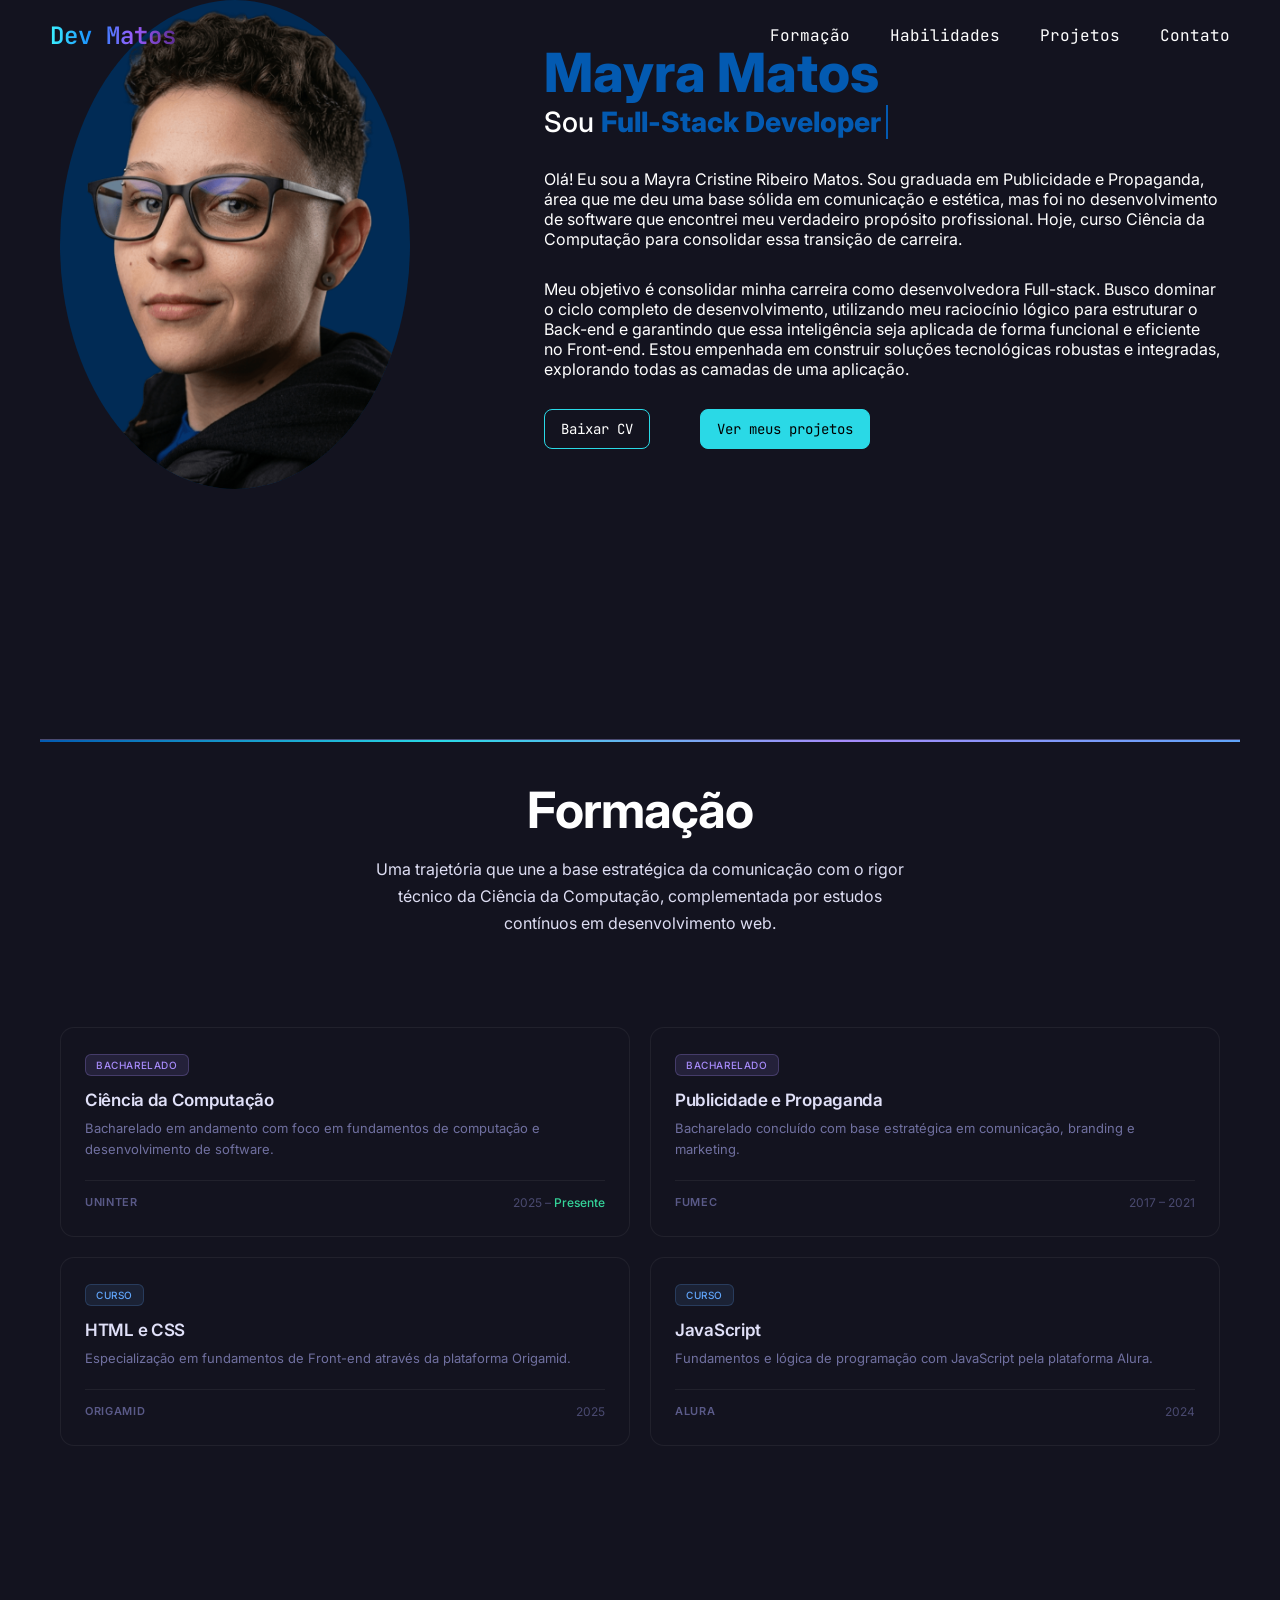
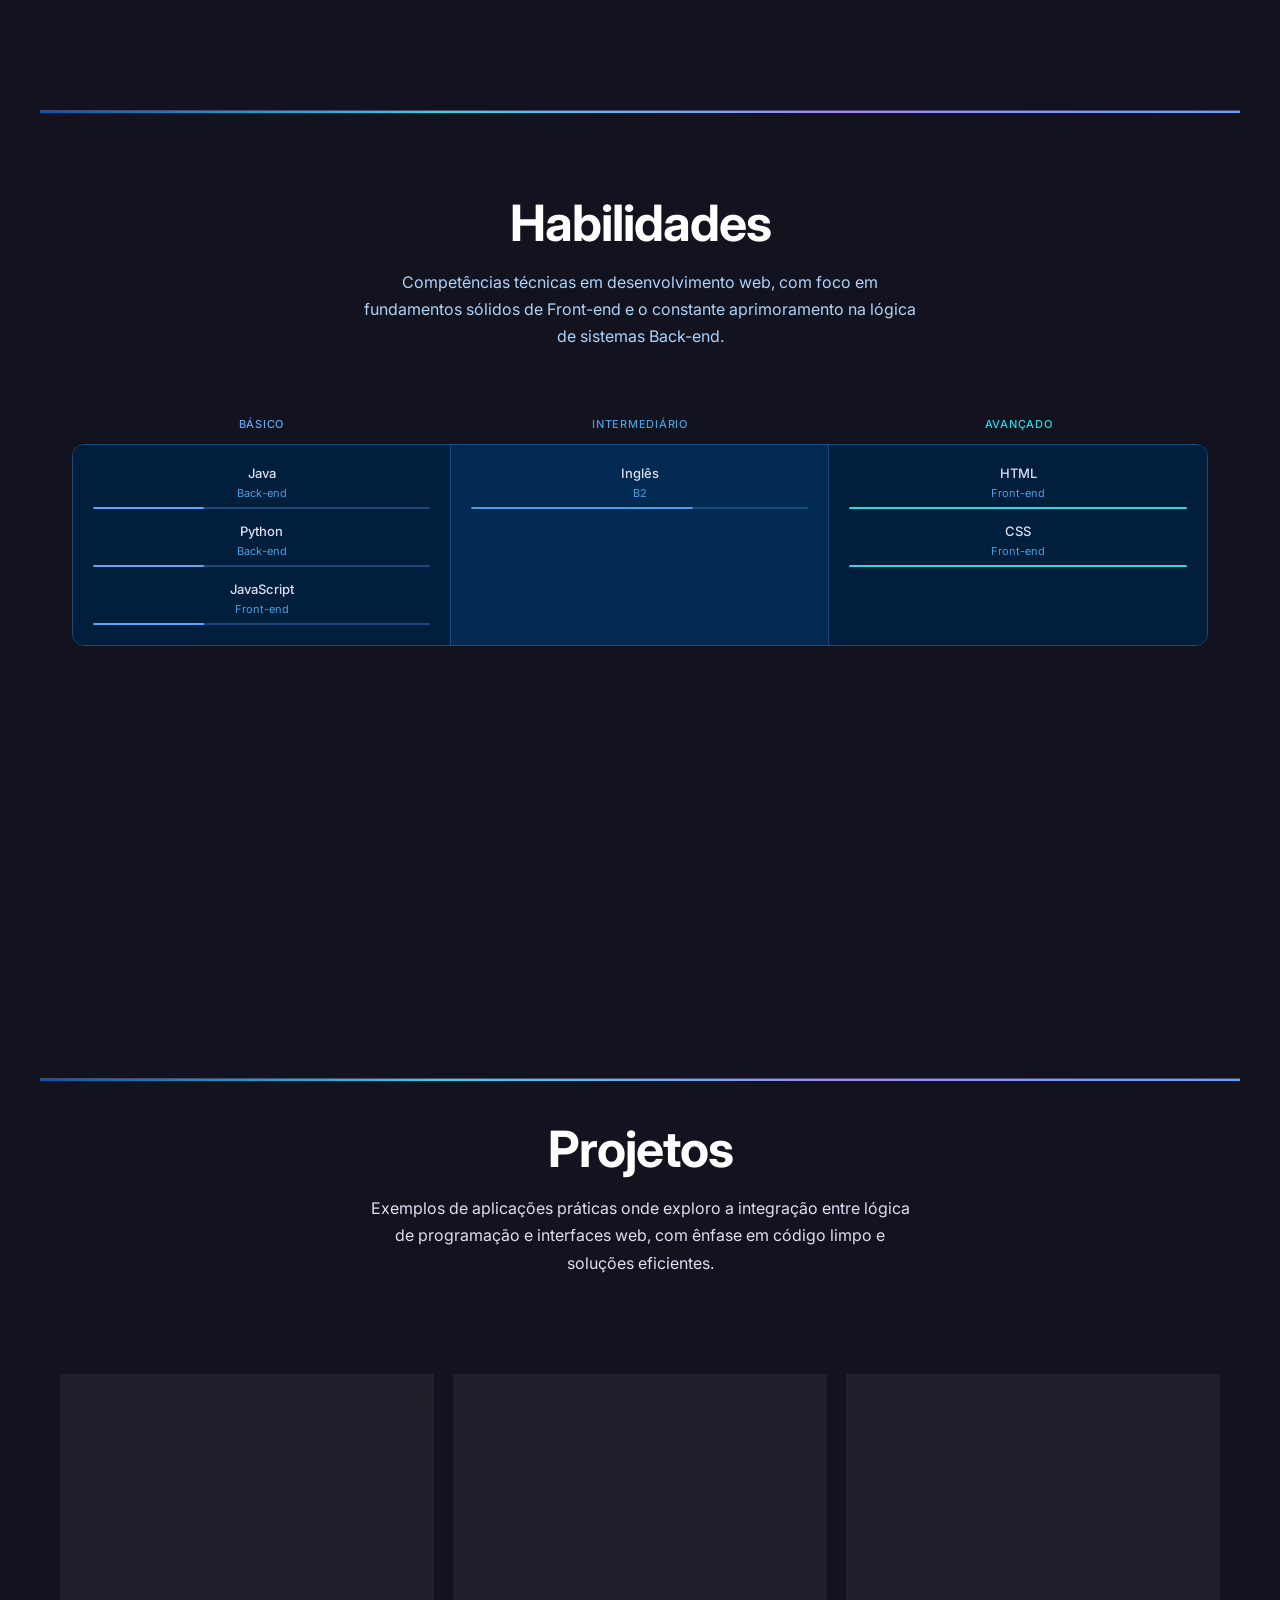
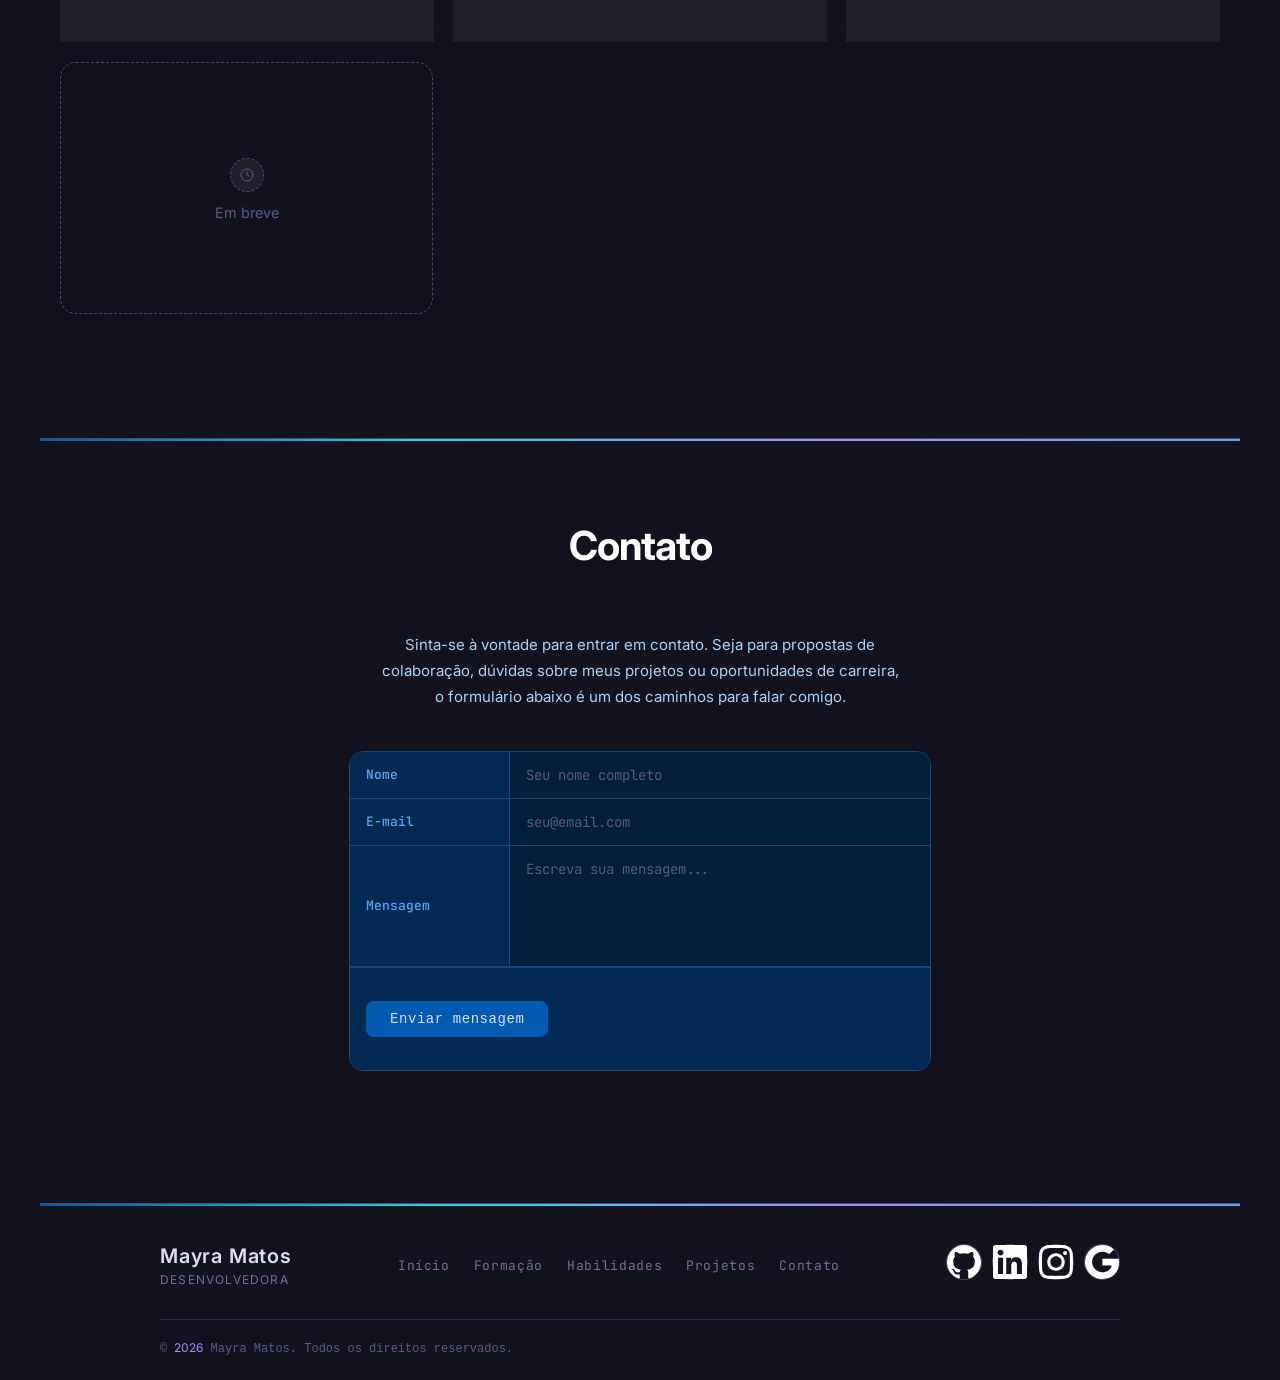
<file: index.html>
<!DOCTYPE html>
<html lang="pt-br">
<head>
    <meta charset="UTF-8">
    <meta name="viewport" content="width=device-width, initial-scale=1.0"> 
    <link rel="stylesheet" href="style.css">
    <link rel="preconnect" href="https://fonts.googleapis.com">
    <link rel="preconnect" href="https://fonts.gstatic.com" crossorigin>
    <link href="https://fonts.googleapis.com/css2?family=Inter:ital,opsz,wght@0,14..32,100..900;1,14..32,100..900&family=JetBrains+Mono:ital,wght@0,100..800;1,100..800&display=swap" rel="stylesheet">
    <title>Mayra Matos</title>
</head>
<body>
    <header>
    <nav class="menu-container">
        <div class="logo-menu">
            <a href="#intro">Dev Matos</a>
        </div>

        <ul class="menu">
            <li><a href="#formacao">Formação</a></li>
            <li><a href="#habilidades">Habilidades</a></li>
            <li><a href="#projetos">Projetos</a></li>
            <li><a href="#contato">Contato</a></li>
        </ul>
    </nav>
</header>
    <main class="intro-bg container" id="intro">
        <div class="intro">
            <div>
                <img src="img/may-bg.png" alt="Foto sorrindo" width="350">
            </div>
            <div class="info">
                <h1>Mayra Matos</h1>
                <h2>Sou <span class="detalhe">Full-Stack Developer</span></h2>
                <p>Olá! Eu sou a Mayra Cristine Ribeiro Matos. Sou graduada em Publicidade e Propaganda, <br> área que me deu uma base sólida em comunicação e estética, mas foi no desenvolvimento <br> de software que encontrei meu verdadeiro propósito profissional. Hoje, curso Ciência da <br> Computação para consolidar essa transição de carreira.</p>
                <p>Meu objetivo é consolidar minha carreira como desenvolvedora Full-stack. Busco dominar <br> o ciclo completo de desenvolvimento, utilizando meu raciocínio lógico para estruturar o <br> Back-end e garantindo que essa inteligência seja aplicada de forma funcional e eficiente <br> no Front-end. Estou empenhada em construir soluções tecnológicas robustas e integradas, <br> explorando todas as camadas de uma aplicação.</p>
                <div class="btn-sobre">
                    <a href="file:///C:/Users/909157/Downloads/Profile.pdf" download="">Baixar CV</a>
                    <a class="btn-projeto" href="#projetos">Ver meus projetos</a>
                </div>
            </div>
        </div>
    </main>
    <section id="formacao" class="formacao-bg container">
        <div class="formacao-info">
            <h2>Formação</h2>
            <p>Uma trajetória que une a base estratégica da comunicação com o rigor técnico da Ciência da Computação, complementada por estudos contínuos em desenvolvimento web.</p>
        </div>
        <div class="formacao-container">
            <div class="formacao-item">
            <span class="formacao-curso bacharelado">Bacharelado</span>
            <h3>Ciência da Computação</h3>
            <p>Bacharelado em andamento com foco em fundamentos de computação e desenvolvimento de software.</p>
            <div class="formacao-rodape">
                <span class="instituicao">Uninter</span>
                <span class="periodo">2025 – <em>Presente</em></span>
            </div>
            </div>
            <div class="formacao-item">
            <span class="formacao-curso bacharelado">Bacharelado</span>
            <h3>Publicidade e Propaganda</h3>
            <p>Bacharelado concluído com base estratégica em comunicação, branding e marketing.</p>
            <div class="formacao-rodape">
                <span class="instituicao">FUMEC</span>
                <span class="periodo">2017 – 2021</span>
            </div>
            </div>
            <div class="formacao-item">
            <span class="formacao-curso curso">Curso</span>
            <h3>HTML e CSS</h3>
            <p>Especialização em fundamentos de Front-end através da plataforma Origamid.</p>
            <div class="formacao-rodape">
                <span class="instituicao">Origamid</span>
                <span class="periodo">2025</span>
            </div>
        </div>
            <div class="formacao-item">
                <span class="formacao-curso curso">Curso</span>
                <h3>JavaScript</h3>
                <p>Fundamentos e lógica de programação com JavaScript pela plataforma Alura.</p>
                <div class="formacao-rodape">
                    <span class="instituicao">Alura</span>
                    <span class="periodo">2024</span>
                </div>
            </div>
        </div>
    </section>
    <section id="habilidades" class="habilidades-bg container">
        <h2>Habilidades</h2>
        <p class="descricao">Competências técnicas em desenvolvimento web, com foco em fundamentos sólidos de Front-end e o constante aprimoramento na lógica de sistemas Back-end.</p>

        <div class="cabecalho-niveis">
            <div class="nivel"><span class="nivel-titulo b">Básico</span></div>
            <div class="nivel"><span class="nivel-titulo i">Intermediário</span></div>
            <div class="nivel"><span class="nivel-titulo a">Avançado</span></div>
        </div>

        <div class="grade-habilidades">
            <div class="coluna basico">
            <div class="habilidade">
                <span class="nome">Java</span>
                <span class="categoria">Back-end</span>
                <div class="barra-fundo"><div class="barra barra-1"></div></div>
            </div>
            <div class="habilidade">
                <span class="nome">Python</span>
                <span class="categoria">Back-end</span>
                <div class="barra-fundo"><div class="barra barra-1"></div></div>
            </div>
            <div class="habilidade">
                <span class="nome">JavaScript</span>
                <span class="categoria">Front-end</span>
                <div class="barra-fundo"><div class="barra barra-1"></div></div>
            </div>
            </div>

            <div class="coluna intermediario">
            <div class="habilidade">
                <span class="nome">Inglês</span>
                <span class="categoria">B2</span>
                <div class="barra-fundo"><div class="barra barra-2"></div></div>
            </div>
            </div>

            <div class="coluna avancado">
            <div class="habilidade">
                <span class="nome">HTML</span>
                <span class="categoria">Front-end</span>
                <div class="barra-fundo"><div class="barra barra-3"></div></div>
            </div>
            <div class="habilidade">
                <span class="nome">CSS</span>
                <span class="categoria">Front-end</span>
                <div class="barra-fundo"><div class="barra barra-3"></div></div>
            </div>
            </div>
        </div>
     </section>
     <section id="projetos" class="projetos container">
        <div class="projetos-container">
        <h2>Projetos</h2>
        <p>Exemplos de aplicações práticas onde exploro a integração entre lógica de programação e interfaces web, com ênfase em código limpo e soluções eficientes.</p>
        </div>
        <div class="projetos-grid">
            <div class="projetos-cards">
            <span class="card-num">01</span>
            <h3>Bikcraft — Origamid</h3>
            <p>Site de bicicletas artesanais com design responsivo, páginas de produto e formulário de cotação.</p>
            <div class="tags">
                <span class="tag tag-html">HTML</span>
                <span class="tag tag-css">CSS</span>
            </div>
            <div class="card-links">
                <a class="btn btn-github" href="https://github.com/mayramatos/bikcraft" target="_blank">
                <svg class="ico" viewBox="0 0 24 24" fill="none" stroke="currentColor" stroke-width="2" stroke-linecap="round" stroke-linejoin="round"><path d="M9 19c-5 1.5-5-2.5-7-3m14 6v-3.87a3.37 3.37 0 0 0-.94-2.61c3.14-.35 6.44-1.54 6.44-7A5.44 5.44 0 0 0 20 4.77 5.07 5.07 0 0 0 19.91 1S18.73.65 16 2.48a13.38 13.38 0 0 0-7 0C6.27.65 5.09 1 5.09 1A5.07 5.07 0 0 0 5 4.77a5.44 5.44 0 0 0-1.5 3.78c0 5.42 3.3 6.61 6.44 7A3.37 3.37 0 0 0 9 18.13V22"/></svg>
                    GitHub </a>
                <a class="btn btn-site" href="https://bikcraft-bice-psi.vercel.app" target="_blank">
                    Ver site</a>
            </div>
            </div>
            <div class="projetos-cards">
            <span class="card-num">02</span>
            <h3>Decodificador de texto — Alura</h3>
            <p>Criptografa e decriptografa mensagens com substituição de vogais, com interface limpa e feedback visual.</p>
            <div class="tags">
                <span class="tag tag-html">HTML</span>
                <span class="tag tag-css">CSS</span>
                <span class="tag tag-js">JS</span>
            </div>
            <div class="card-links">
                <a class="btn btn-github" href="https://github.com/mayramatos/decodificador-de-texto-alura" target="_blank">
                <svg class="ico" viewBox="0 0 24 24" fill="none" stroke="currentColor" stroke-width="2" stroke-linecap="round" stroke-linejoin="round"><path d="M9 19c-5 1.5-5-2.5-7-3m14 6v-3.87a3.37 3.37 0 0 0-.94-2.61c3.14-.35 6.44-1.54 6.44-7A5.44 5.44 0 0 0 20 4.77 5.07 5.07 0 0 0 19.91 1S18.73.65 16 2.48a13.38 13.38 0 0 0-7 0C6.27.65 5.09 1 5.09 1A5.07 5.07 0 0 0 5 4.77a5.44 5.44 0 0 0-1.5 3.78c0 5.42 3.3 6.61 6.44 7A3.37 3.37 0 0 0 9 18.13V22"/></svg>
                    GitHub</a>
                <a class="btn btn-site" href="https://decodificador-de-texto-mayra.vercel.app" target="_blank">
                    Ver site</a>
            </div>
            </div>
            <div class="projetos-cards">
            <span class="card-num">03</span>
            <h3>Número secreto — Alura</h3>
            <p>Jogo de adivinhação interativo com dicas de maior/menor e contador de tentativas.</p>
            <div class="tags">
                <span class="tag tag-html">HTML</span>
                <span class="tag tag-css">CSS</span>
                <span class="tag tag-js">JS</span>
            </div>
            <div class="card-links">
                <a class="btn btn-github" href="https://github.com/mayramatos/jogo-numero-secreto" target="_blank">
                <svg class="ico" viewBox="0 0 24 24" fill="none" stroke="currentColor" stroke-width="2" stroke-linecap="round" stroke-linejoin="round"><path d="M9 19c-5 1.5-5-2.5-7-3m14 6v-3.87a3.37 3.37 0 0 0-.94-2.61c3.14-.35 6.44-1.54 6.44-7A5.44 5.44 0 0 0 20 4.77 5.07 5.07 0 0 0 19.91 1S18.73.65 16 2.48a13.38 13.38 0 0 0-7 0C6.27.65 5.09 1 5.09 1A5.07 5.07 0 0 0 5 4.77a5.44 5.44 0 0 0-1.5 3.78c0 5.42 3.3 6.61 6.44 7A3.37 3.37 0 0 0 9 18.13V22"/></svg>
                    GitHub</a>
                <a class="btn btn-site" href="https://jogo-numero-secreto-mayra.vercel.app" target="_blank">
                    Ver site</a>
            </div>
        </div>
            <div class="projetos-cards em-breve">
            <div class="breve-detalhe">
                <svg viewBox="0 0 24 24" fill="none" stroke-width="1.5" stroke-linecap="round" stroke-linejoin="round"><circle cx="12" cy="12" r="9"/><polyline points="12 7 12 12 15.5 14"/></svg>
            </div>
            <h3>Em breve</h3>
            </div>
            <div class="projetos-cards em-breve">
            <div class="breve-detalhe">
                <svg viewBox="0 0 24 24" fill="none" stroke-width="1.5" stroke-linecap="round" stroke-linejoin="round"><circle cx="12" cy="12" r="9"/><polyline points="12 7 12 12 15.5 14"/></svg>
            </div>
            <h3>Em breve</h3>
            </div>
            <div class="projetos-cards em-breve">
            <div class="breve-detalhe">
                    <svg viewBox="0 0 24 24" fill="none" stroke-width="1.5" stroke-linecap="round" stroke-linejoin="round"><circle cx="12" cy="12" r="9"/><polyline points="12 7 12 12 15.5 14"/></svg>
            </div>
            <h3>Em breve</h3>
            </div>
        </div>
    </section>
    <section id="contato" class="contato-bg container">
        <div class="contato-container">
            <h2>Contato</h2>
            <p class="descricao">Sinta-se à vontade para entrar em contato. Seja para propostas de colaboração, dúvidas sobre meus projetos ou oportunidades de carreira, o formulário abaixo é um dos caminhos para falar comigo.</p>
        </div>
        <form action="#" method="post" class="form">
            <div class="grade-contato formulario-bg">
            <label for="nome">Nome</label>
            <input type="text" id="nome" name="nome" placeholder="Seu nome completo" required>
            </div>
            <div class="grade-contato formulario-bg">
            <label for="email">E-mail</label>
            <input type="email" id="email" name="email" placeholder="seu@email.com" required>
            </div>
            <div class="grade-contato formulario-bg">
            <label for="mensagem">Mensagem</label>
            <textarea name="mensagem" id="mensagem" rows="5" placeholder="Escreva sua mensagem..." required></textarea>
            </div>
            <div class="form-rodape">
            <button type="submit" class="btn btn-enviar">Enviar mensagem</button>
            <p id="form-feedback" class="form-feedback"></p>
            </div>
        </form>
    </section>
    <footer class="container">
    <div class="rodape-conteudo">
        <div class="rodape-topo">
            <div class="rodape-marca">
                <div class="nome">Mayra Matos</div>
                <div class="funcao">Desenvolvedora</div>
            </div>
            <nav class="rodape-links">
                <a href="#intro">Início</a>
                <a href="#formacao">Formação</a>
                <a href="#habilidades">Habilidades</a>
                <a href="#projetos">Projetos</a>
                <a href="#contato">Contato</a>
            </nav>
            <div class="rodape-sociais">
                <a href="https://github.com/mayramatos" class="icone-social" aria-label="GitHub"><img src="img/Github.svg"></a>
                <a href="https://www.linkedin.com/in/mayra-matos/" class="icone-social" aria-label="LinkedIn"><img src="img/LinkedIn.svg"></a>
                <a href="https://www.instagram.com/maahmts" class="icone-social" aria-label="Instagram"><img src="img/Instagram.svg"></a>
                <a href="mailto:mayrarmatos@gmail.com" class="icone-social" aria-label="Email"><img src="img/Google.svg"></a>
            </div>
        </div>
        <div class="rodape-divisor"></div>
        <div class="rodape-base">
            <p class="direitos-autorais">&copy; <span>2026</span> Mayra Matos. Todos os direitos reservados.</p>
        </div>
    </div>
</footer>
</body>
<script src="script.js"></script>
</html>
</file>
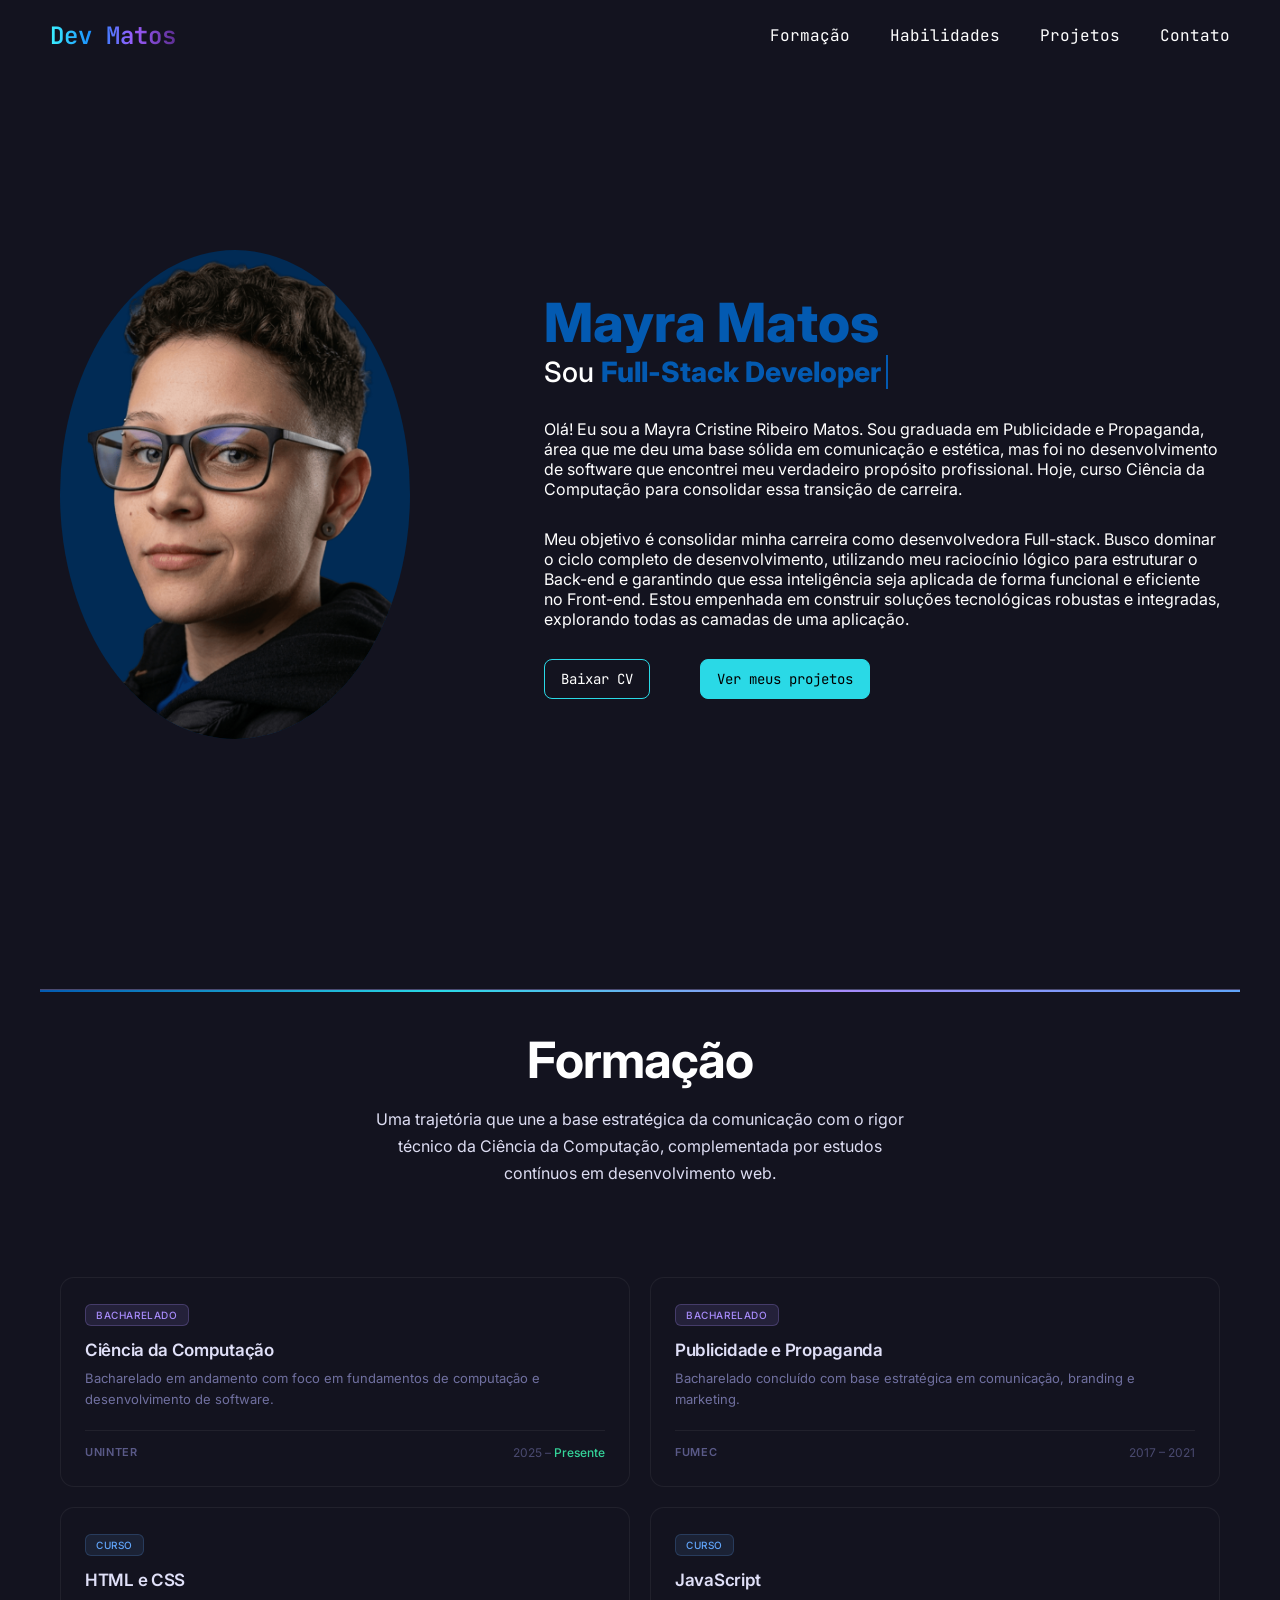
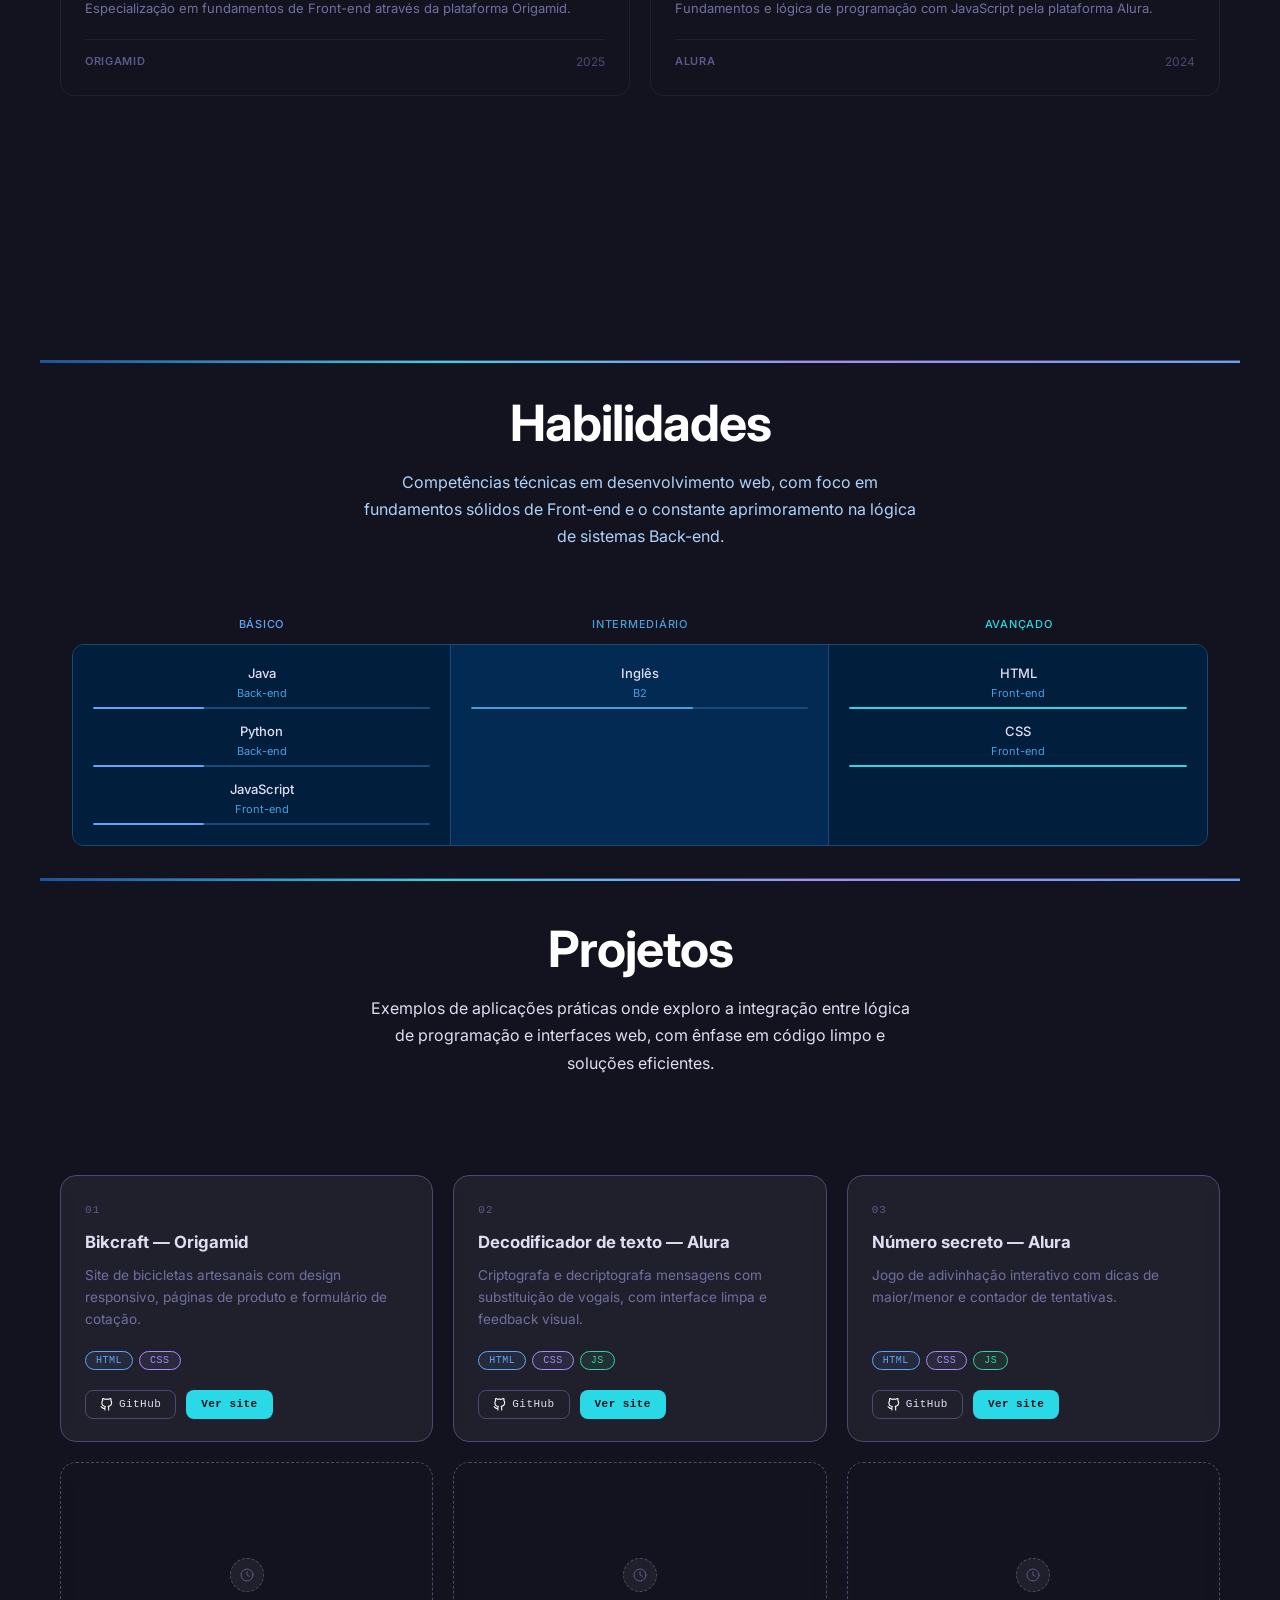
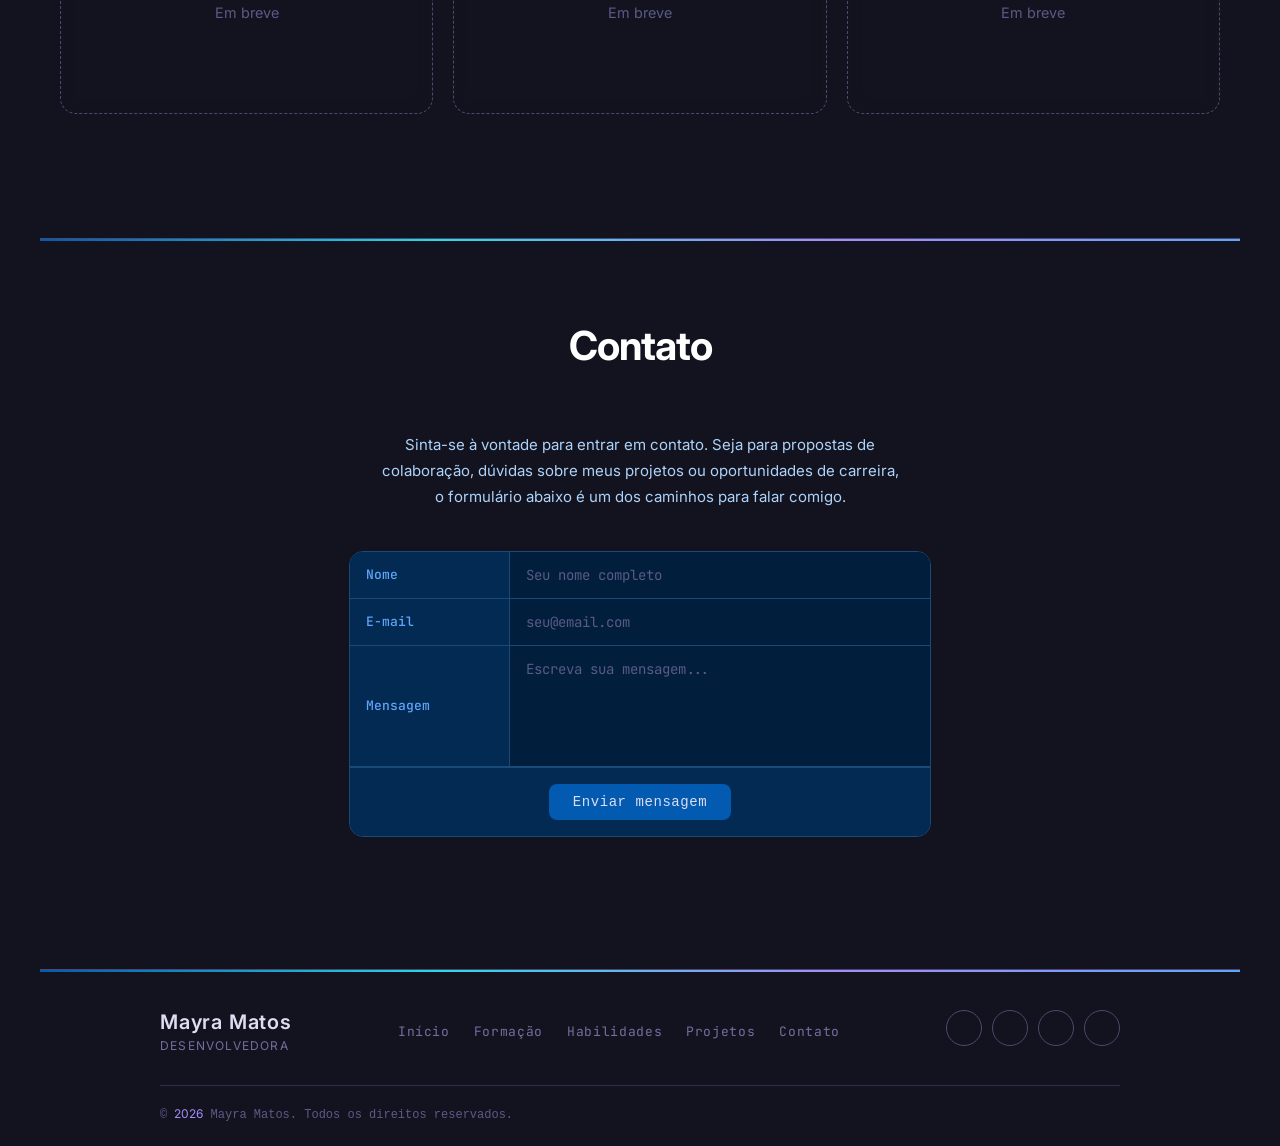
<file: portfolio/index.html>
<!DOCTYPE html>
<html lang="pt-br">
<head>
    <meta charset="UTF-8">
    <meta name="viewport" content="width=device-width, initial-scale=1.0"> 
    <link rel="stylesheet" href="style.css">
    <link rel="preconnect" href="https://fonts.googleapis.com">
    <link rel="preconnect" href="https://fonts.gstatic.com" crossorigin>
    <link href="https://fonts.googleapis.com/css2?family=Inter:ital,opsz,wght@0,14..32,100..900;1,14..32,100..900&family=JetBrains+Mono:ital,wght@0,100..800;1,100..800&display=swap" rel="stylesheet">
    <title>Mayra Matos</title>
</head>
<body>
    <header>
        <nav class="menu-container">
            <div class="logo-menu">
                <a href="#intro">Dev Matos</a>
            </div>
            <ul class="menu">
                <li><a href="#formacao">Formação</a></li>
                <li><a href="#habilidades">Habilidades</a></li>
                <li><a href="#projetos">Projetos</a></li>
                <li><a href="#contato">Contato</a></li>
            </ul>
        </nav>
    </header>
    <main class="intro-bg container" id="intro">
        <div class="intro">
            <div>
                <img src="img/may-bg.png" alt="Foto sorrindo" width="350">
            </div>
            <div class="info">
                <h1>Mayra Matos</h1>
                <h2>Sou <span class="detalhe">Full-Stack Developer</span></h2>
                <p>Olá! Eu sou a Mayra Cristine Ribeiro Matos. Sou graduada em Publicidade e Propaganda, <br> área que me deu uma base sólida em comunicação e estética, mas foi no desenvolvimento <br> de software que encontrei meu verdadeiro propósito profissional. Hoje, curso Ciência da <br> Computação para consolidar essa transição de carreira.</p>
                <p>Meu objetivo é consolidar minha carreira como desenvolvedora Full-stack. Busco dominar <br> o ciclo completo de desenvolvimento, utilizando meu raciocínio lógico para estruturar o <br> Back-end e garantindo que essa inteligência seja aplicada de forma funcional e eficiente <br> no Front-end. Estou empenhada em construir soluções tecnológicas robustas e integradas, <br> explorando todas as camadas de uma aplicação.</p>
                <div class="btn-sobre">
                    <a href="file:///C:/Users/909157/Downloads/Profile.pdf" download="">Baixar CV</a>
                    <a class="btn-projeto" href="#projetos">Ver meus projetos</a>
                </div>
            </div>
        </div>
    </main>
    <section id="formacao" class="formacao-bg container">
        <div class="formacao-info">
            <h2>Formação</h2>
            <p>Uma trajetória que une a base estratégica da comunicação com o rigor técnico da Ciência da Computação, complementada por estudos contínuos em desenvolvimento web.</p>
        </div>
        <div class="formacao-container">
            <div class="formacao-item">
            <span class="formacao-curso bacharelado">Bacharelado</span>
            <h3>Ciência da Computação</h3>
            <p>Bacharelado em andamento com foco em fundamentos de computação e desenvolvimento de software.</p>
            <div class="formacao-rodape">
                <span class="instituicao">Uninter</span>
                <span class="periodo">2025 – <em>Presente</em></span>
            </div>
            </div>
            <div class="formacao-item">
            <span class="formacao-curso bacharelado">Bacharelado</span>
            <h3>Publicidade e Propaganda</h3>
            <p>Bacharelado concluído com base estratégica em comunicação, branding e marketing.</p>
            <div class="formacao-rodape">
                <span class="instituicao">FUMEC</span>
                <span class="periodo">2017 – 2021</span>
            </div>
            </div>
            <div class="formacao-item">
            <span class="formacao-curso curso">Curso</span>
            <h3>HTML e CSS</h3>
            <p>Especialização em fundamentos de Front-end através da plataforma Origamid.</p>
            <div class="formacao-rodape">
                <span class="instituicao">Origamid</span>
                <span class="periodo">2025</span>
            </div>
        </div>
            <div class="formacao-item">
                <span class="formacao-curso curso">Curso</span>
                <h3>JavaScript</h3>
                <p>Fundamentos e lógica de programação com JavaScript pela plataforma Alura.</p>
                <div class="formacao-rodape">
                    <span class="instituicao">Alura</span>
                    <span class="periodo">2024</span>
                </div>
            </div>
        </div>
    </section>
    <section id="habilidades" class="habilidades-bg container">
        <h2>Habilidades</h2>
        <p class="descricao">Competências técnicas em desenvolvimento web, com foco em fundamentos sólidos de Front-end e o constante aprimoramento na lógica de sistemas Back-end.</p>

        <div class="cabecalho-niveis">
            <div class="nivel"><span class="nivel-titulo b">Básico</span></div>
            <div class="nivel"><span class="nivel-titulo i">Intermediário</span></div>
            <div class="nivel"><span class="nivel-titulo a">Avançado</span></div>
        </div>

        <div class="grade-habilidades">
            <div class="coluna basico">
            <div class="habilidade">
                <span class="nome">Java</span>
                <span class="categoria">Back-end</span>
                <div class="barra-fundo"><div class="barra barra-1"></div></div>
            </div>
            <div class="habilidade">
                <span class="nome">Python</span>
                <span class="categoria">Back-end</span>
                <div class="barra-fundo"><div class="barra barra-1"></div></div>
            </div>
            <div class="habilidade">
                <span class="nome">JavaScript</span>
                <span class="categoria">Front-end</span>
                <div class="barra-fundo"><div class="barra barra-1"></div></div>
            </div>
            </div>

            <div class="coluna intermediario">
            <div class="habilidade">
                <span class="nome">Inglês</span>
                <span class="categoria">B2</span>
                <div class="barra-fundo"><div class="barra barra-2"></div></div>
            </div>
            </div>

            <div class="coluna avancado">
            <div class="habilidade">
                <span class="nome">HTML</span>
                <span class="categoria">Front-end</span>
                <div class="barra-fundo"><div class="barra barra-3"></div></div>
            </div>
            <div class="habilidade">
                <span class="nome">CSS</span>
                <span class="categoria">Front-end</span>
                <div class="barra-fundo"><div class="barra barra-3"></div></div>
            </div>
            </div>
        </div>
     </section>
     <section id="projetos" class="projetos container">
        <div class="projetos-container">
        <h2>Projetos</h2>
        <p>Exemplos de aplicações práticas onde exploro a integração entre lógica de programação e interfaces web, com ênfase em código limpo e soluções eficientes.</p>
        </div>
        <div class="projetos-grid">
            <div class="projetos-cards">
            <span class="card-num">01</span>
            <h3>Bikcraft — Origamid</h3>
            <p>Site de bicicletas artesanais com design responsivo, páginas de produto e formulário de cotação.</p>
            <div class="tags">
                <span class="tag tag-html">HTML</span>
                <span class="tag tag-css">CSS</span>
            </div>
            <div class="card-links">
                <a class="btn btn-github" href="https://github.com/mayramatos/bikcraft" target="_blank">
                <svg class="ico" viewBox="0 0 24 24" fill="none" stroke="currentColor" stroke-width="2" stroke-linecap="round" stroke-linejoin="round"><path d="M9 19c-5 1.5-5-2.5-7-3m14 6v-3.87a3.37 3.37 0 0 0-.94-2.61c3.14-.35 6.44-1.54 6.44-7A5.44 5.44 0 0 0 20 4.77 5.07 5.07 0 0 0 19.91 1S18.73.65 16 2.48a13.38 13.38 0 0 0-7 0C6.27.65 5.09 1 5.09 1A5.07 5.07 0 0 0 5 4.77a5.44 5.44 0 0 0-1.5 3.78c0 5.42 3.3 6.61 6.44 7A3.37 3.37 0 0 0 9 18.13V22"/></svg>
                    GitHub </a>
                <a class="btn btn-site" href="https://vercel.com/mayra-cristine-ribeiro-matos-projects/bikcraft" target="_blank">
                    Ver site</a>
            </div>
            </div>
            <div class="projetos-cards">
            <span class="card-num">02</span>
            <h3>Decodificador de texto — Alura</h3>
            <p>Criptografa e decriptografa mensagens com substituição de vogais, com interface limpa e feedback visual.</p>
            <div class="tags">
                <span class="tag tag-html">HTML</span>
                <span class="tag tag-css">CSS</span>
                <span class="tag tag-js">JS</span>
            </div>
            <div class="card-links">
                <a class="btn btn-github" href="https://github.com/mayramatos/decodificador-de-texto-alura" target="_blank">
                <svg class="ico" viewBox="0 0 24 24" fill="none" stroke="currentColor" stroke-width="2" stroke-linecap="round" stroke-linejoin="round"><path d="M9 19c-5 1.5-5-2.5-7-3m14 6v-3.87a3.37 3.37 0 0 0-.94-2.61c3.14-.35 6.44-1.54 6.44-7A5.44 5.44 0 0 0 20 4.77 5.07 5.07 0 0 0 19.91 1S18.73.65 16 2.48a13.38 13.38 0 0 0-7 0C6.27.65 5.09 1 5.09 1A5.07 5.07 0 0 0 5 4.77a5.44 5.44 0 0 0-1.5 3.78c0 5.42 3.3 6.61 6.44 7A3.37 3.37 0 0 0 9 18.13V22"/></svg>
                    GitHub</a>
                <a class="btn btn-site" href="https://vercel.com/mayra-cristine-ribeiro-matos-projects/bikcraft" target="_blank">
                    Ver site</a>
            </div>
            </div>
            <div class="projetos-cards">
            <span class="card-num">03</span>
            <h3>Número secreto — Alura</h3>
            <p>Jogo de adivinhação interativo com dicas de maior/menor e contador de tentativas.</p>
            <div class="tags">
                <span class="tag tag-html">HTML</span>
                <span class="tag tag-css">CSS</span>
                <span class="tag tag-js">JS</span>
            </div>
            <div class="card-links">
                <a class="btn btn-github" href="https://github.com/mayramatos/jogo-numero-secreto" target="_blank">
                <svg class="ico" viewBox="0 0 24 24" fill="none" stroke="currentColor" stroke-width="2" stroke-linecap="round" stroke-linejoin="round"><path d="M9 19c-5 1.5-5-2.5-7-3m14 6v-3.87a3.37 3.37 0 0 0-.94-2.61c3.14-.35 6.44-1.54 6.44-7A5.44 5.44 0 0 0 20 4.77 5.07 5.07 0 0 0 19.91 1S18.73.65 16 2.48a13.38 13.38 0 0 0-7 0C6.27.65 5.09 1 5.09 1A5.07 5.07 0 0 0 5 4.77a5.44 5.44 0 0 0-1.5 3.78c0 5.42 3.3 6.61 6.44 7A3.37 3.37 0 0 0 9 18.13V22"/></svg>
                    GitHub</a>
                <a class="btn btn-site" href="https://vercel.com/mayra-cristine-ribeiro-matos-projects/bikcraft" target="_blank">
                    Ver site</a>
            </div>
        </div>
            <div class="projetos-cards em-breve">
            <div class="breve-detalhe">
                <svg viewBox="0 0 24 24" fill="none" stroke-width="1.5" stroke-linecap="round" stroke-linejoin="round"><circle cx="12" cy="12" r="9"/><polyline points="12 7 12 12 15.5 14"/></svg>
            </div>
            <h3>Em breve</h3>
            </div>
            <div class="projetos-cards em-breve">
            <div class="breve-detalhe">
                <svg viewBox="0 0 24 24" fill="none" stroke-width="1.5" stroke-linecap="round" stroke-linejoin="round"><circle cx="12" cy="12" r="9"/><polyline points="12 7 12 12 15.5 14"/></svg>
            </div>
            <h3>Em breve</h3>
            </div>
            <div class="projetos-cards em-breve">
            <div class="breve-detalhe">
                    <svg viewBox="0 0 24 24" fill="none" stroke-width="1.5" stroke-linecap="round" stroke-linejoin="round"><circle cx="12" cy="12" r="9"/><polyline points="12 7 12 12 15.5 14"/></svg>
            </div>
            <h3>Em breve</h3>
            </div>
        </div>
    </section>
    <section id="contato" class="contato-bg container">
        <div class="contato-container">
            <h2>Contato</h2>
            <p class="descricao">Sinta-se à vontade para entrar em contato. Seja para propostas de colaboração, dúvidas sobre meus projetos ou oportunidades de carreira, o formulário abaixo é um dos caminhos para falar comigo.</p>
        </div>
        <form action="#" method="post" class="form">
            <div class="grade-contato formulario-bg">
            <label for="nome">Nome</label>
            <input type="text" id="nome" name="nome" placeholder="Seu nome completo" required>
            </div>
            <div class="grade-contato formulario-bg">
            <label for="email">E-mail</label>
            <input type="email" id="email" name="email" placeholder="seu@email.com" required>
            </div>
            <div class="grade-contato formulario-bg">
            <label for="mensagem">Mensagem</label>
            <textarea name="mensagem" id="mensagem" rows="5" placeholder="Escreva sua mensagem..." required></textarea>
            </div>
            <div class="form-rodape">
            <button type="submit" class="btn btn-enviar">Enviar mensagem</button>
            </div>
        </form>
    </section>
    <footer class="container">
    <div class="rodape-conteudo">
        <div class="rodape-topo">
            <div class="rodape-marca">
                <div class="nome">Mayra Matos</div>
                <div class="funcao">Desenvolvedora</div>
            </div>
            <nav class="rodape-links">
                <a href="#intro">Início</a>
                <a href="#formacao">Formação</a>
                <a href="#habilidades">Habilidades</a>
                <a href="#projetos">Projetos</a>
                <a href="#contato">Contato</a>
            </nav>
            <div class="rodape-sociais">
                <a href="https://github.com/mayramatos" class="icone-social" aria-label="GitHub"><i class="ti ti-brand-github"></i></a>
                <a href="https://www.linkedin.com/in/mayra-matos/" class="icone-social" aria-label="LinkedIn"><i class="ti ti-brand-linkedin"></i></a>
                <a href="https://www.instagram.com/" class="icone-social" aria-label="Instagram"><i class="ti ti-brand-instagram"></i></a>
                <a href="mailto:mayrarmatos@gmail.com" class="icone-social" aria-label="Email"><i class="ti ti-mail"></i></a>
            </div>
        </div>
        <div class="rodape-divisor"></div>
        <div class="rodape-base">
            <p class="direitos-autorais">&copy; <span>2026</span> Mayra Matos. Todos os direitos reservados.</p>
        </div>
    </div>
</footer>
</body>
</html>
</file>
<file: style.css>
@import 'css/geral.css';
@import 'css/header.css';
@import 'css/intro.css';
@import 'css/formacao.css';
@import 'css/habilidades.css';
@import 'css/projetos.css';
@import 'css/contato.css';
@import 'css/footer.css';
@import 'css/cores.css';
</file>
<file: portfolio/style.css>
@import 'css/geral.css';
@import 'css/header.css';
@import 'css/intro.css';
@import 'css/formacao.css';
@import 'css/habilidades.css';
@import 'css/projetos.css';
@import 'css/contato.css';
@import 'css/footer.css';
@import 'css/cores.css';
</file>
